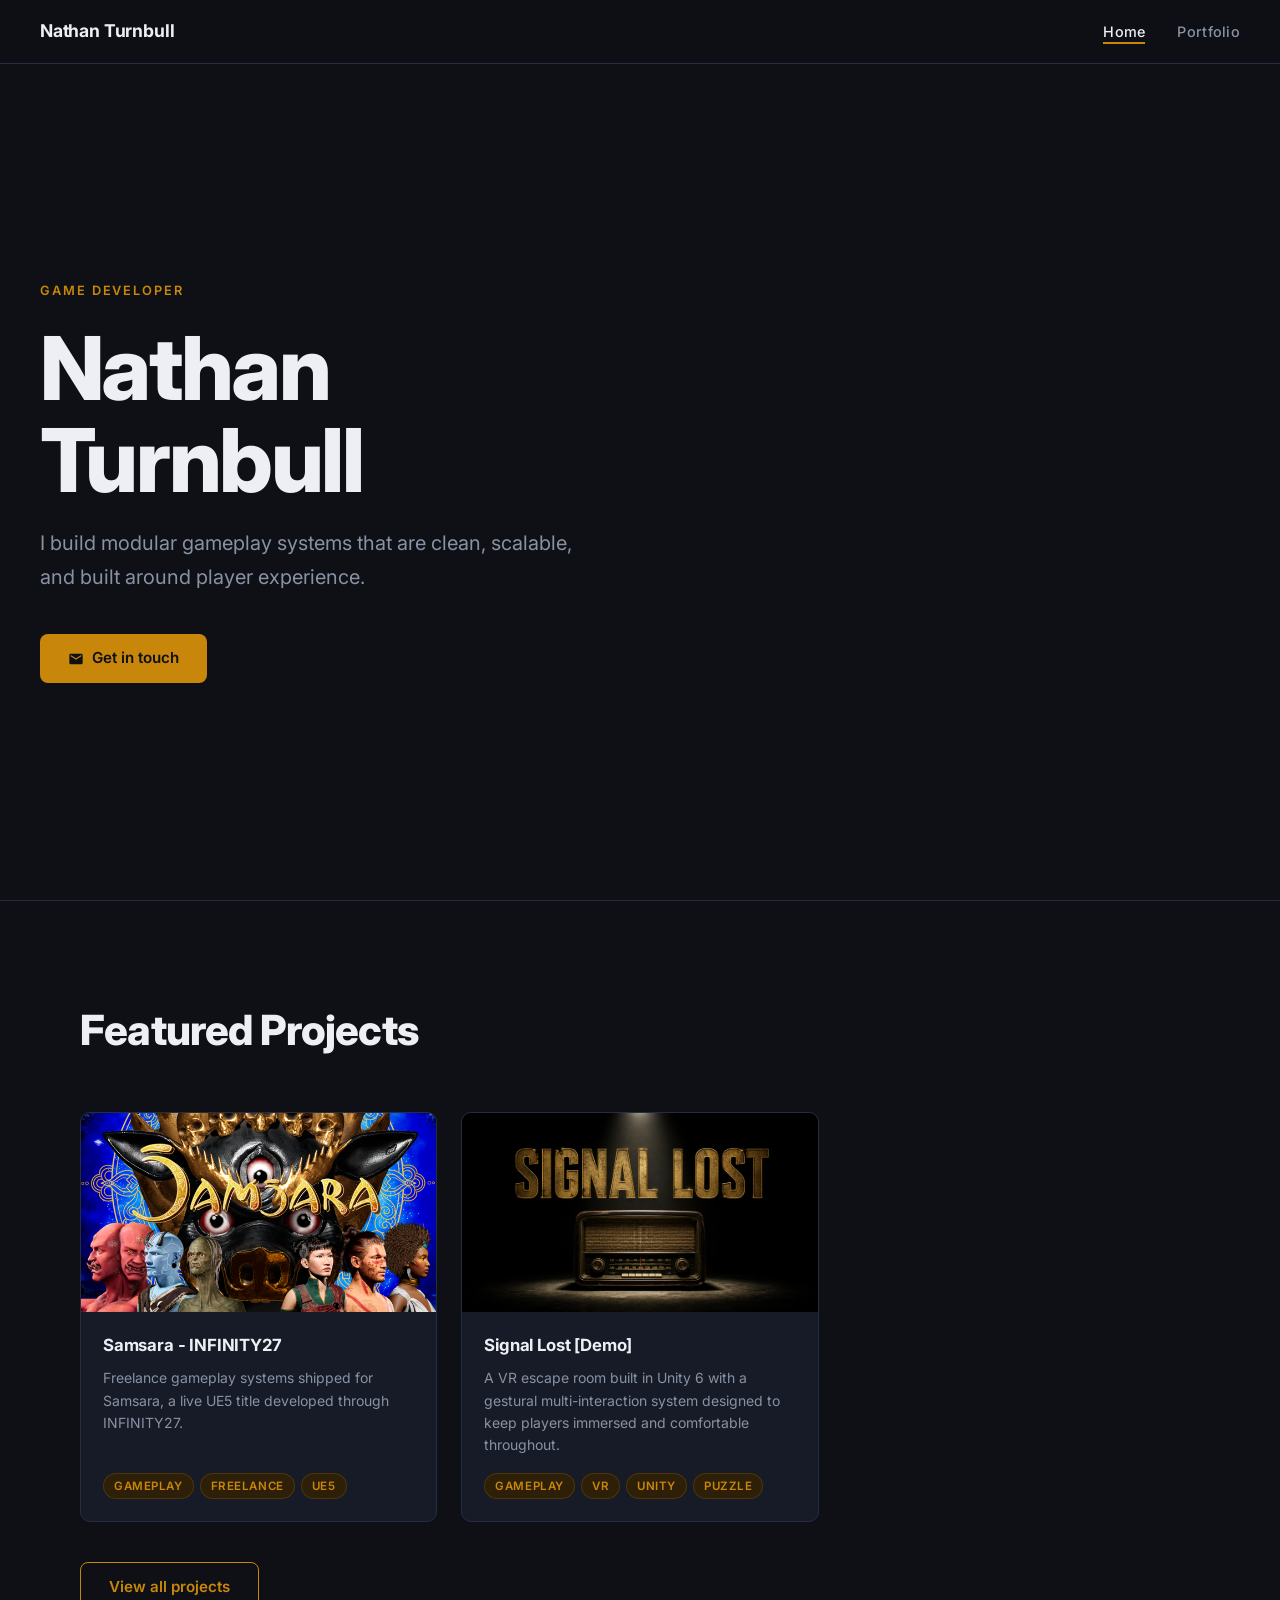
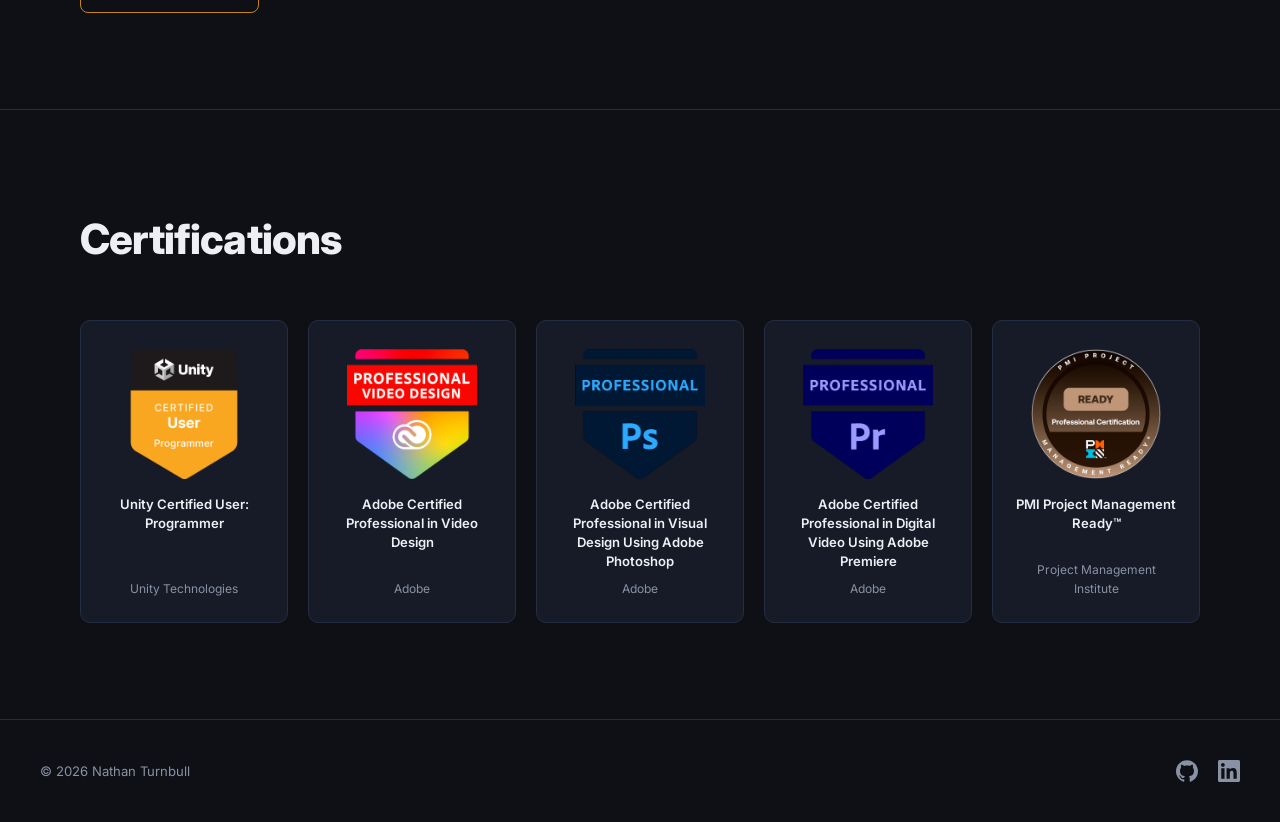
<file: index.html>
<!DOCTYPE html>
<html lang="en">
<head>
  <meta charset="UTF-8">
  <meta name="viewport" content="width=device-width, initial-scale=1.0">
  <title>Nathan Turnbull - Game Developer</title>
  <meta name="description" content="Gameplay programmer specialising in modular systems, debugging, and production-ready features.">
  <link rel="preconnect" href="https://fonts.googleapis.com">
  <link rel="preconnect" href="https://fonts.gstatic.com" crossorigin>
  <link href="https://fonts.googleapis.com/css2?family=Inter:wght@400;500;600;700;800&display=swap" rel="stylesheet">
  <link rel="stylesheet" href="css/style.css">
</head>
<body>

  <!-- ─── Nav ─────────────────────────────────────────────────────────── -->
  <nav class="nav">
    <a href="index.html" class="nav-logo">Nathan Turnbull</a>
    <ul class="nav-links">
      <li><a href="index.html">Home</a></li>
      <li><a href="portfolio.html">Portfolio</a></li>
    </ul>
  </nav>

  <!-- ─── Hero ─────────────────────────────────────────────────────────── -->
  <section class="hero">
    <div class="hero-inner">
      <p class="hero-label">Game Developer</p>
      <h1>Nathan<br>Turnbull</h1>
      <p class="hero-tagline">
        I build modular gameplay systems that are clean, scalable, and built around player experience.
      </p>
      <a class="btn btn-accent" href= https://www.linkedin.com/in/nathan-turnbull-9a332226b/ > <!--"mailto:hello@nathanturnbull.dev"-->
        <svg width="16" height="16" viewBox="0 0 24 24" fill="currentColor" aria-hidden="true">
          <path d="M20 4H4a2 2 0 0 0-2 2v12a2 2 0 0 0 2 2h16a2 2 0 0 0 2-2V6a2 2 0 0 0-2-2zm0 4-8 5-8-5V6l8 5 8-5v2z"/>
        </svg>
        Get in touch
      </a>
    </div>
  </section>

  <!-- ─── Featured Work ────────────────────────────────────────────────── -->
  <div style="border-top: 1px solid var(--border);">
    <section class="section">
      <h2 class="section-heading">Featured Projects</h2>
      <div id="featured-grid" class="card-grid">
        <!-- Populated by main.js -->
      </div>
      <div style="margin-top: 40px;">
        <a href="portfolio.html" class="btn btn-outline">View all projects</a>
      </div>
    </section>
  </div>

  <!-- ─── Certifications ──────────────────────────────────────────────── -->
  <div style="border-top: 1px solid var(--border);">
    <section class="section">
      <h2 class="section-heading">Certifications</h2>
      <div id="certs-grid" class="certs-grid">
        <!-- Populated by main.js -->
      </div>
    </section>
  </div>

  <!-- ─── Footer ───────────────────────────────────────────────────────── -->
  <footer>
    <p class="footer-copy">&copy; 2026 Nathan Turnbull</p>
    <div class="footer-icons">
      <!-- GitHub — Simple Icons canonical SVG -->
      <a href="#" class="footer-icon" aria-label="GitHub" target="_blank" rel="noopener">
        <svg viewBox="0 0 24 24" xmlns="http://www.w3.org/2000/svg">
          <path d="M12 .297c-6.63 0-12 5.373-12 12 0 5.303 3.438 9.8 8.205 11.385.6.113.82-.258.82-.577 0-.285-.01-1.04-.015-2.04-3.338.724-4.042-1.61-4.042-1.61C4.422 18.07 3.633 17.7 3.633 17.7c-1.087-.744.084-.729.084-.729 1.205.084 1.838 1.236 1.838 1.236 1.07 1.835 2.809 1.305 3.495.998.108-.776.417-1.305.76-1.605-2.665-.3-5.466-1.332-5.466-5.93 0-1.31.465-2.38 1.235-3.22-.135-.303-.54-1.523.105-3.176 0 0 1.005-.322 3.3 1.23.96-.267 1.98-.399 3-.405 1.02.006 2.04.138 3 .405 2.28-1.552 3.285-1.23 3.285-1.23.645 1.653.24 2.873.12 3.176.765.84 1.23 1.91 1.23 3.22 0 4.61-2.805 5.625-5.475 5.92.42.36.81 1.096.81 2.22 0 1.606-.015 2.896-.015 3.286 0 .315.21.69.825.57C20.565 22.092 24 17.592 24 12.297c0-6.627-5.373-12-12-12"/>
        </svg>
      </a>
      <!-- LinkedIn — Simple Icons canonical SVG -->
      <a href="#" class="footer-icon" aria-label="LinkedIn" target="_blank" rel="noopener">
        <svg viewBox="0 0 24 24" xmlns="http://www.w3.org/2000/svg">
          <path d="M20.447 20.452h-3.554v-5.569c0-1.328-.027-3.037-1.852-3.037-1.853 0-2.136 1.445-2.136 2.939v5.667H9.351V9h3.414v1.561h.046c.477-.9 1.637-1.85 3.37-1.85 3.601 0 4.267 2.37 4.267 5.455v6.286zM5.337 7.433c-1.144 0-2.063-.926-2.063-2.065 0-1.138.92-2.063 2.063-2.063 1.14 0 2.064.925 2.064 2.063 0 1.139-.925 2.065-2.064 2.065zm1.782 13.019H3.555V9h3.564v11.452zM22.225 0H1.771C.792 0 0 .774 0 1.729v20.542C0 23.227.792 24 1.771 24h20.451C23.2 24 24 23.227 24 22.271V1.729C24 .774 23.2 0 22.222 0h.003z"/>
        </svg>
      </a>
    </div>
  </footer>

  <script src="js/config.js"></script>
  <script src="js/main.js"></script>
</body>
</html>
</file>
<file: css/style.css>
/* ─── Variables ─────────────────────────────────────────────────────────── */
:root {
  --bg:            #0E1016;
  --surface:       #161B27;
  --surface-hover: #1E2536;
  --accent:        #C8860A;
  --accent-dim:    #2E2008;
  --text:          #EDEFF4;
  --text-muted:    #8892A4;
  --border:        #252D40;
  --radius:        8px;
  --nav-h:         64px;
}

/* ─── Reset ─────────────────────────────────────────────────────────────── */
*, *::before, *::after { box-sizing: border-box; margin: 0; padding: 0; }
html { scroll-behavior: smooth; }
body {
  background: var(--bg);
  color: var(--text);
  font-family: 'Inter', system-ui, -apple-system, sans-serif;
  font-size: 16px;
  line-height: 1.6;
  -webkit-font-smoothing: antialiased;
}
img { display: block; max-width: 100%; }
a { color: inherit; text-decoration: none; }
button { cursor: pointer; font-family: inherit; }

/* ─── Nav ───────────────────────────────────────────────────────────────── */
.nav {
  position: fixed;
  top: 0; left: 0; right: 0;
  height: var(--nav-h);
  z-index: 100;
  display: flex;
  align-items: center;
  justify-content: space-between;
  padding: 0 40px;
  background: rgba(14, 16, 22, 0.8);
  backdrop-filter: blur(12px);
  -webkit-backdrop-filter: blur(12px);
  border-bottom: 1px solid var(--border);
}
.nav-logo {
  font-size: 1.1rem;
  font-weight: 700;
  letter-spacing: -0.01em;
  color: var(--text);
  transition: color 0.2s;
}
.nav-logo:hover { color: var(--accent); }
.nav-links {
  display: flex;
  gap: 32px;
  list-style: none;
}
.nav-links a {
  font-size: 0.9rem;
  font-weight: 500;
  color: var(--text-muted);
  letter-spacing: 0.02em;
  transition: color 0.2s;
  padding-bottom: 2px;
  border-bottom: 2px solid transparent;
}
.nav-links a:hover { color: var(--text); }
.nav-links a.active {
  color: var(--text);
  border-bottom-color: var(--accent);
}

/* ─── Buttons ───────────────────────────────────────────────────────────── */
.btn {
  display: inline-flex;
  align-items: center;
  gap: 8px;
  padding: 12px 28px;
  border-radius: var(--radius);
  font-size: 0.95rem;
  font-weight: 600;
  border: none;
  transition: background 0.2s, color 0.2s, transform 0.15s;
}
.btn:active { transform: scale(0.97); }
.btn-accent {
  background: var(--accent);
  color: #0E1016;
}
.btn-accent:hover { background: #dfa030; }
.btn-outline {
  background: transparent;
  color: var(--accent);
  border: 1.5px solid var(--accent);
}
.btn-outline:hover { background: var(--accent-dim); }

/* ─── Hero ──────────────────────────────────────────────────────────────── */
.hero {
  min-height: 100vh;
  display: flex;
  align-items: center;
  padding: 0 40px;
  padding-top: var(--nav-h);
}
.hero-inner {
  max-width: 800px;
}
.hero-label {
  font-size: 0.8rem;
  font-weight: 600;
  letter-spacing: 0.15em;
  text-transform: uppercase;
  color: var(--accent);
  margin-bottom: 20px;
}
.hero h1 {
  font-size: clamp(3rem, 7vw, 5.5rem);
  font-weight: 800;
  line-height: 1.05;
  letter-spacing: -0.03em;
  color: var(--text);
  margin-bottom: 20px;
}
.hero-tagline {
  font-size: clamp(1rem, 2.5vw, 1.25rem);
  color: var(--text-muted);
  max-width: 560px;
  margin-bottom: 40px;
  line-height: 1.7;
}

/* ─── Section wrapper ───────────────────────────────────────────────────── */
.section {
  padding: 96px 40px;
  max-width: 1200px;
  margin: 0 auto;
}
.section-label {
  font-size: 0.78rem;
  font-weight: 600;
  letter-spacing: 0.15em;
  text-transform: uppercase;
  color: var(--accent);
  margin-bottom: 12px;
}
.section-heading {
  font-size: clamp(1.8rem, 4vw, 2.6rem);
  font-weight: 800;
  letter-spacing: -0.02em;
  margin-bottom: 48px;
}

/* ─── Card Grid ─────────────────────────────────────────────────────────── */
.card-grid {
  display: grid;
  grid-template-columns: repeat(auto-fill, minmax(300px, 1fr));
  gap: 24px;
}

/* ─── Card ──────────────────────────────────────────────────────────────── */
.card {
  background: var(--surface);
  border: 1px solid var(--border);
  border-radius: calc(var(--radius) + 2px);
  overflow: hidden;
  cursor: pointer;
  transition: transform 0.2s, border-color 0.2s, background 0.2s;
  display: flex;
  flex-direction: column;
}
.card:hover {
  transform: translateY(-4px);
  border-color: var(--accent);
  background: var(--surface-hover);
}
.card-thumb {
  width: 100%;
  aspect-ratio: 16 / 9;
  object-fit: cover;
  background: var(--accent-dim);
}
.card-body {
  padding: 20px 22px 22px;
  flex: 1;
  display: flex;
  flex-direction: column;
}
.card-title {
  font-size: 1.05rem;
  font-weight: 700;
  letter-spacing: -0.01em;
  margin-bottom: 8px;
}
.card-desc {
  font-size: 0.875rem;
  color: var(--text-muted);
  line-height: 1.6;
  flex: 1;
  margin-bottom: 16px;
}
.tag-row {
  display: flex;
  flex-wrap: wrap;
  gap: 6px;
}
.tag-pill {
  font-size: 0.72rem;
  font-weight: 600;
  letter-spacing: 0.05em;
  text-transform: uppercase;
  background: var(--accent-dim);
  color: var(--accent);
  padding: 3px 10px;
  border-radius: 999px;
  border: 1px solid rgba(200, 134, 10, 0.2);
}

/* ─── Filter Bar ────────────────────────────────────────────────────────── */
.filter-bar {
  display: flex;
  flex-wrap: wrap;
  gap: 10px;
  margin-bottom: 40px;
}
.filter-btn {
  font-size: 0.82rem;
  font-weight: 600;
  letter-spacing: 0.04em;
  padding: 7px 18px;
  border-radius: 999px;
  border: 1.5px solid var(--border);
  background: transparent;
  color: var(--text-muted);
  transition: color 0.15s, border-color 0.15s, background 0.15s;
}
.filter-btn:hover {
  color: var(--text);
  border-color: var(--text-muted);
}
.filter-btn.active {
  background: var(--accent);
  border-color: var(--accent);
  color: #0E1016;
}

/* ─── Portfolio page header ─────────────────────────────────────────────── */
.page-header {
  padding-top: calc(var(--nav-h) + 64px);
  padding-bottom: 0;
}

/* ─── Modal ─────────────────────────────────────────────────────────────── */
.modal-overlay {
  display: none;
  position: fixed;
  inset: 0;
  z-index: 200;
  background: rgba(8, 10, 16, 0.7);
  backdrop-filter: blur(8px);
  -webkit-backdrop-filter: blur(8px);
  align-items: center;
  justify-content: center;
  padding: 24px;
}
.modal-overlay.open { display: flex; }

.modal-panel {
  background: var(--surface);
  border: 1px solid var(--border);
  border-radius: 12px;
  width: 100%;
  max-width: 780px;
  max-height: 90vh;
  overflow-y: auto;
  position: relative;
  scrollbar-width: thin;
  scrollbar-color: var(--border) transparent;
}
.modal-panel::-webkit-scrollbar { width: 6px; }
.modal-panel::-webkit-scrollbar-track { background: transparent; }
.modal-panel::-webkit-scrollbar-thumb { background: var(--border); border-radius: 3px; }

.modal-close {
  position: sticky;
  top: 16px;
  float: right;
  margin: 16px 16px 0 0;
  width: 36px;
  height: 36px;
  border-radius: 50%;
  background: var(--surface-hover);
  border: 1px solid var(--border);
  color: var(--text-muted);
  font-size: 1.2rem;
  display: flex;
  align-items: center;
  justify-content: center;
  transition: color 0.15s, background 0.15s;
  z-index: 10;
}
.modal-close:hover { color: var(--text); background: var(--border); }

/* Slideshow */
.slideshow {
  position: relative;
  background: #080A10;
  width: 100%;
  aspect-ratio: 16 / 9;
  overflow: hidden;
  border-radius: 12px 12px 0 0;
  clear: both;
}
.slideshow-img {
  width: 100%;
  height: 100%;
  object-fit: contain;
}
.slideshow-iframe {
  width: 100%;
  height: 100%;
  border: none;
  display: none;
}
.slide-arrow {
  position: absolute;
  top: 50%;
  transform: translateY(-50%);
  width: 40px;
  height: 40px;
  border-radius: 50%;
  background: rgba(14, 16, 22, 0.75);
  border: 1px solid var(--border);
  color: var(--text);
  font-size: 1rem;
  display: flex;
  align-items: center;
  justify-content: center;
  transition: background 0.15s;
  z-index: 5;
}
.slide-arrow:hover { background: rgba(200, 134, 10, 0.3); border-color: var(--accent); }
.slide-arrow.prev { left: 12px; }
.slide-arrow.next { right: 12px; }
.slide-counter {
  position: absolute;
  bottom: 10px;
  left: 50%;
  transform: translateX(-50%);
  font-size: 0.75rem;
  color: var(--text-muted);
  background: rgba(14, 16, 22, 0.7);
  padding: 3px 10px;
  border-radius: 999px;
}

/* Modal body */
.modal-body {
  padding: 28px 32px 36px;
}
.modal-title {
  font-size: 1.6rem;
  font-weight: 800;
  letter-spacing: -0.02em;
  margin-bottom: 12px;
}
.modal-desc p + p { margin-top: 0.85em; }
.modal-desc {
  color: var(--text-muted);
  line-height: 1.75;
  margin-bottom: 24px;
  font-size: 0.95rem;
}
.modal-meta-label {
  font-size: 0.72rem;
  font-weight: 700;
  letter-spacing: 0.12em;
  text-transform: uppercase;
  color: var(--text-muted);
  margin-bottom: 8px;
}
.modal-meta-section { margin-bottom: 20px; }
.tools-row {
  display: flex;
  flex-wrap: wrap;
  gap: 8px;
}
.tool-chip {
  font-size: 0.8rem;
  font-weight: 500;
  color: var(--text-muted);
  background: rgba(255,255,255,0.05);
  border: 1px solid var(--border);
  padding: 4px 12px;
  border-radius: var(--radius);
}
.modal-link-row {
  margin-top: 28px;
}

/* ─── Certifications ────────────────────────────────────────────────────── */
.certs-grid {
  display: flex;
  flex-wrap: nowrap;
  gap: 20px;
  align-items: stretch;
}
.cert-card {
  display: flex;
  flex-direction: column;
  align-items: center;
  text-align: center;
  flex: 1;
  padding: 28px 20px 24px;
  background: var(--surface);
  border: 1px solid var(--border);
  border-radius: calc(var(--radius) + 2px);
  transition: border-color 0.2s, background 0.2s;
  text-decoration: none;
}
.cert-card:hover {
  border-color: var(--accent);
  background: var(--surface-hover);
}
.cert-badge-img {
  width: 130px;
  height: 130px;
  object-fit: contain;
  flex-shrink: 0;
}
.cert-name {
  font-size: 0.82rem;
  font-weight: 600;
  color: var(--text);
  line-height: 1.45;
  margin-top: 16px;
  flex: 1;
}
.cert-issuer {
  font-size: 0.75rem;
  color: var(--text-muted);
  margin-top: 8px;
}

/* ─── Footer ────────────────────────────────────────────────────────────── */
footer {
  border-top: 1px solid var(--border);
  padding: 40px;
  display: flex;
  align-items: center;
  justify-content: space-between;
  flex-wrap: wrap;
  gap: 20px;
}
.footer-copy {
  font-size: 0.82rem;
  color: var(--text-muted);
}
.footer-icons {
  display: flex;
  gap: 20px;
}
.footer-icon {
  color: var(--text-muted);
  transition: color 0.2s;
  display: flex;
  align-items: center;
}
.footer-icon:hover { color: var(--accent); }
.footer-icon svg { width: 22px; height: 22px; fill: currentColor; }

/* ─── Card hidden state (filter) ────────────────────────────────────────── */
.card.hidden { display: none; }

/* ─── Responsive ────────────────────────────────────────────────────────── */
@media (max-width: 768px) {
  .nav { padding: 0 20px; }
  .hero { padding: 0 20px; padding-top: var(--nav-h); }
  .section { padding: 64px 20px; }
  footer { padding: 32px 20px; }
  .modal-body { padding: 20px 20px 28px; }
  .card-grid { grid-template-columns: 1fr; }
}
@media (max-width: 480px) {
  .nav-links { gap: 20px; }
  .hero h1 { font-size: 2.6rem; }
}
</file>
